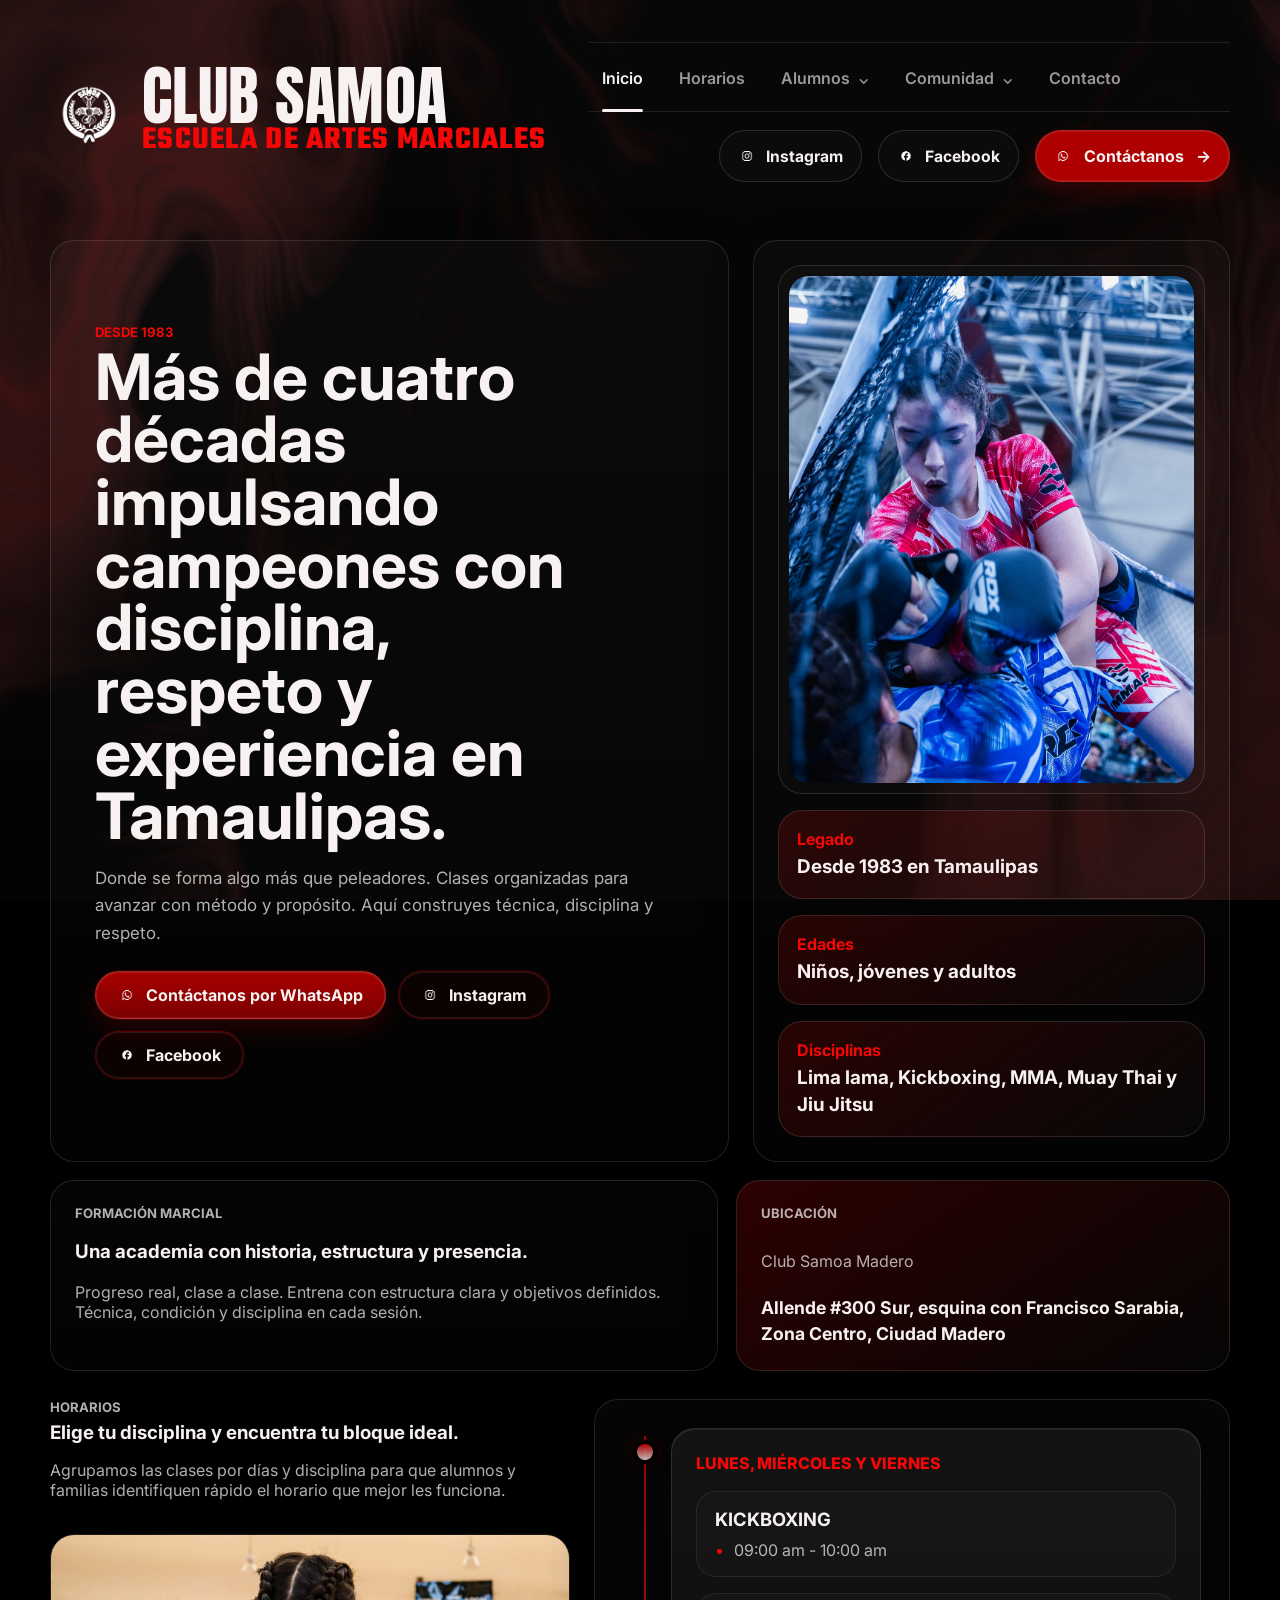
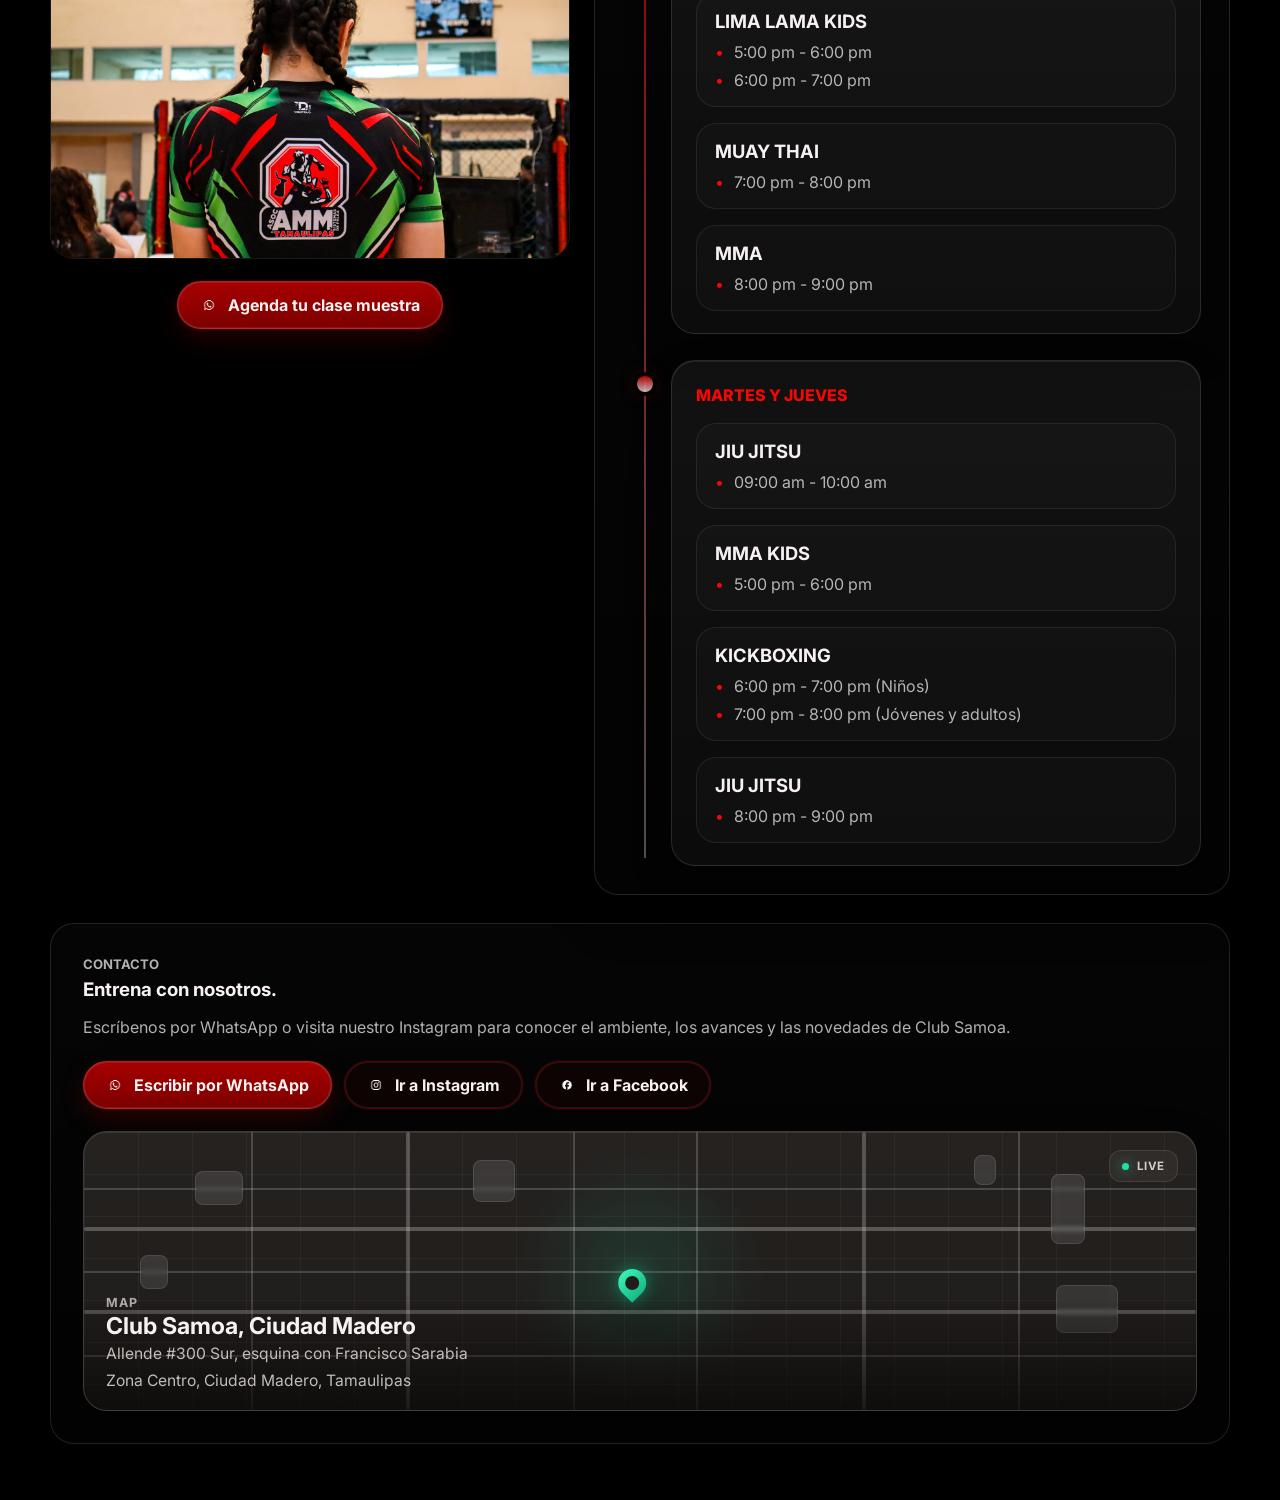
<file: index.html>
<!DOCTYPE html>
<html lang="es">
  <head>
    <meta charset="UTF-8" />
    <meta name="viewport" content="width=device-width, initial-scale=1.0" />
    <title>Club Samoa Escuela de Artes Marciales</title>
    <meta
      name="description"
      content="Horarios, disciplinas y contacto de Club Samoa Escuela de Artes Marciales."
    />
    <link rel="preconnect" href="https://fonts.googleapis.com" />
    <link rel="preconnect" href="https://fonts.gstatic.com" crossorigin />
    <link
      href="https://fonts.googleapis.com/css2?family=Anton&family=Inter:wght@400;500;600;700;800&family=Oswald:wght@600;700&family=Teko:wght@500;600;700&display=swap"
      rel="stylesheet"
    />
    <link rel="icon" type="image/png" href="./images/logo-black.png" />
    <link rel="apple-touch-icon" href="./images/logo-black.png" />
    <link rel="stylesheet" href="./styles.css" />
  </head>
  <body>
    <div class="page-shell">
      <header class="site-header">
        <div class="brand-lockup">
          <img class="brand-logo" src="./images/logo-white.png" alt="Logo de Club Samoa" />
          <div class="brand-wordmark">
            <h1 class="brand-title">CLUB SAMOA</h1>
            <p class="brand-subtitle">ESCUELA DE ARTES MARCIALES</p>
          </div>
        </div>
        <div class="header-right">
          <nav class="site-nav" aria-label="Principal">
            <a href="./index.html" aria-current="page">Inicio</a>
            <a href="#horarios">Horarios</a>
            <div class="nav-dropdown">
              <button
                class="nav-dropdown-toggle"
                type="button"
                aria-expanded="false"
                aria-controls="students-menu"
              >
                Alumnos <span class="dropdown-caret" aria-hidden="true">⌄</span>
              </button>
              <div class="nav-dropdown-menu" id="students-menu" hidden>
                <a href="./students.html">Portal de alumnos</a>
                <a href="./students.html#uniformes">Uniformes</a>
                <a href="./students.html#examenes">Exámenes</a>
              </div>
            </div>
            <div class="nav-dropdown">
              <button
                class="nav-dropdown-toggle"
                type="button"
                aria-expanded="false"
                aria-controls="community-menu"
              >
                Comunidad <span class="dropdown-caret" aria-hidden="true">⌄</span>
              </button>
              <div class="nav-dropdown-menu" id="community-menu" hidden>
                <a href="./community.html">Precios y torneos</a>
                <a href="./community.html#precios">Precios</a>
                <a href="./community.html#torneos">Torneos</a>
              </div>
            </div>
            <a href="#contacto">Contacto</a>
          </nav>
          <div class="header-actions">
            <a
              class="header-social"
              href="https://www.instagram.com/club.samoa/"
              target="_blank"
              rel="noreferrer"
              ><img class="social-icon" src="./icon-instagram.png" alt="" aria-hidden="true" />Instagram</a
            >
            <a
              class="header-social"
              href="https://www.facebook.com/profile.php?id=100064137453524&locale=es_LA"
              target="_blank"
              rel="noreferrer"
              ><img class="social-icon" src="./icon-facebook.png" alt="" aria-hidden="true" />Facebook</a
            >
            <a
              class="header-cta"
              href="https://wa.me/528333110858"
              target="_blank"
              rel="noreferrer"
              ><img class="social-icon" src="./icon-whatsapp.png" alt="" aria-hidden="true" />Contáctanos <span aria-hidden="true">→</span></a
            >
          </div>
        </div>
      </header>

      <main>
        <section class="hero">
          <div class="hero-copy">
            <p class="eyebrow">Desde 1983</p>
            <h2>Más de cuatro décadas impulsando campeones con disciplina, respeto y experiencia en Tamaulipas.</h2>
            <p class="hero-text">
              Donde se forma algo más que peleadores. Clases organizadas para
              avanzar con método y propósito. Aquí construyes técnica,
              disciplina y respeto.
            </p>
            <div class="hero-actions">
              <a class="button button-primary" href="https://wa.me/528333110858" target="_blank" rel="noreferrer"><img class="social-icon" src="./icon-whatsapp.png" alt="" aria-hidden="true" />Contáctanos por WhatsApp</a>
              <a
                class="button button-secondary"
                href="https://www.instagram.com/club.samoa/"
                target="_blank"
                rel="noreferrer"
                ><img class="social-icon" src="./icon-instagram.png" alt="" aria-hidden="true" />Instagram</a
              >
              <a
                class="button button-secondary"
                href="https://www.facebook.com/profile.php?id=100064137453524&locale=es_LA"
                target="_blank"
                rel="noreferrer"
                ><img class="social-icon" src="./icon-facebook.png" alt="" aria-hidden="true" />Facebook</a
              >
            </div>
          </div>
          <div class="hero-panel">
            <div class="hero-logo-wrap">
              <img class="hero-logo hero-photo" src="./images/valeria.jpg" alt="Valeria entrenando en Club Samoa" />
            </div>
            <div class="hero-stat">
              <span class="stat-label">Legado</span>
              <strong>Desde 1983 en Tamaulipas</strong>
            </div>
            <div class="hero-stat">
              <span class="stat-label">Edades</span>
              <strong>Niños, jóvenes y adultos</strong>
            </div>
            <div class="hero-stat">
              <span class="stat-label">Disciplinas</span>
              <strong>Lima lama, Kickboxing, MMA, Muay Thai y Jiu Jitsu</strong>
            </div>
          </div>
        </section>

        <section class="legacy-band" aria-label="Legado Club Samoa">
          <div class="legacy-copy">
            <p class="eyebrow">Formación marcial</p>
            <h3>Una academia con historia, estructura y presencia.</h3>
            <p>
              Progreso real, clase a clase. Entrena con estructura clara y
              objetivos definidos. Técnica, condición y disciplina en cada
              sesión.
            </p>
          </div>
          <div class="legacy-quote">
            <p class="eyebrow">Ubicación</p>
            <p>
              Club Samoa Madero
            </p>
            <strong>
              Allende #300 Sur, esquina con Francisco Sarabia, Zona Centro,
              Ciudad Madero
            </strong>
          </div>
        </section>

        <section class="section-grid" id="horarios">
          <div class="section-heading">
            <p class="eyebrow">Horarios</p>
            <h3>Elige tu disciplina y encuentra tu bloque ideal.</h3>
            <p>
              Agrupamos las clases por días y disciplina para que alumnos y
              familias identifiquen rápido el horario que mejor les funciona.
            </p>
            <img
              class="section-feature-image schedule-feature-image"
              src="./images/class.jpeg"
              alt="Clases en Club Samoa"
            />
            <div class="schedule-image-cta">
              <a
                class="button button-primary"
                href="https://wa.me/528333110858"
                target="_blank"
                rel="noreferrer"
                ><img class="social-icon" src="./icon-whatsapp.png" alt="" aria-hidden="true" />Agenda tu clase muestra</a
              >
            </div>
          </div>
          <div class="schedule-panel">
            <div class="schedule-timeline" aria-label="Horarios por grupo de días">
                <article class="schedule-event">
                  <div class="schedule-node" aria-hidden="true"></div>
                  <div class="schedule-card">
                    <p class="schedule-days">Lunes, Miércoles y Viernes</p>
                    <div class="schedule-groups">
                      <section class="schedule-group">
                        <h4>KICKBOXING</h4>
                        <ul>
                          <li>09:00 am - 10:00 am</li>
                        </ul>
                      </section>
                      <section class="schedule-group">
                        <h4>LIMA LAMA KIDS</h4>
                        <ul>
                          <li>5:00 pm - 6:00 pm</li>
                          <li>6:00 pm - 7:00 pm</li>
                        </ul>
                      </section>
                      <section class="schedule-group">
                        <h4>MUAY THAI</h4>
                        <ul>
                          <li>7:00 pm - 8:00 pm</li>
                        </ul>
                      </section>
                      <section class="schedule-group">
                        <h4>MMA</h4>
                        <ul>
                          <li>8:00 pm - 9:00 pm</li>
                        </ul>
                      </section>
                    </div>
                  </div>
                </article>
                <article class="schedule-event">
                  <div class="schedule-node" aria-hidden="true"></div>
                  <div class="schedule-card">
                    <p class="schedule-days">Martes y Jueves</p>
                    <div class="schedule-groups">
                      <section class="schedule-group">
                        <h4>JIU JITSU</h4>
                        <ul>
                          <li>09:00 am - 10:00 am</li>
                        </ul>
                      </section>
                      <section class="schedule-group">
                        <h4>MMA KIDS</h4>
                        <ul>
                          <li>5:00 pm - 6:00 pm</li>
                        </ul>
                      </section>
                      <section class="schedule-group">
                        <h4>KICKBOXING</h4>
                        <ul>
                          <li>6:00 pm - 7:00 pm (Niños)</li>
                          <li>7:00 pm - 8:00 pm (Jóvenes y adultos)</li>
                        </ul>
                      </section>
                      <section class="schedule-group">
                        <h4>JIU JITSU</h4>
                        <ul>
                          <li>8:00 pm - 9:00 pm</li>
                        </ul>
                      </section>
                    </div>
                  </div>
                </article>
            </div>
          </div>
        </section>

        <section class="contact-section" id="contacto">
          <div class="section-heading">
            <p class="eyebrow">Contacto</p>
            <h3>Entrena con nosotros.</h3>
            <p>
              Escríbenos por WhatsApp o visita nuestro Instagram para conocer el
              ambiente, los avances y las novedades de Club Samoa.
            </p>
          </div>
          <div class="contact-actions">
            <a
              class="button button-primary"
              id="whatsapp-link"
              href="https://wa.me/528333110858"
              target="_blank"
              rel="noreferrer"
              ><img class="social-icon" src="./icon-whatsapp.png" alt="" aria-hidden="true" />Escribir por WhatsApp</a
            >
            <a
              class="button button-secondary"
              href="https://www.instagram.com/club.samoa/"
              target="_blank"
              rel="noreferrer"
              ><img class="social-icon" src="./icon-instagram.png" alt="" aria-hidden="true" />Ir a Instagram</a
            >
            <a
              class="button button-secondary"
              href="https://www.facebook.com/profile.php?id=100064137453524&locale=es_LA"
              target="_blank"
              rel="noreferrer"
              ><img class="social-icon" src="./icon-facebook.png" alt="" aria-hidden="true" />Ir a Facebook</a
            >
          </div>
          <a
            class="contact-map"
            href="https://maps.app.goo.gl/XJic3zwHiYcTWni7A"
            target="_blank"
            rel="noreferrer"
            aria-label="Open Club Samoa map in Google Maps"
          >
            <span class="contact-map-grid" aria-hidden="true"></span>
            <span class="contact-map-road contact-map-road-horizontal road-main-top" aria-hidden="true"></span>
            <span class="contact-map-road contact-map-road-horizontal road-main-bottom" aria-hidden="true"></span>
            <span class="contact-map-road contact-map-road-vertical road-main-left" aria-hidden="true"></span>
            <span class="contact-map-road contact-map-road-vertical road-main-right" aria-hidden="true"></span>
            <span class="contact-map-road contact-map-road-horizontal road-small-top" aria-hidden="true"></span>
            <span class="contact-map-road contact-map-road-horizontal road-small-middle" aria-hidden="true"></span>
            <span class="contact-map-road contact-map-road-horizontal road-small-bottom" aria-hidden="true"></span>
            <span class="contact-map-road contact-map-road-vertical road-small-left" aria-hidden="true"></span>
            <span class="contact-map-road contact-map-road-vertical road-small-midleft" aria-hidden="true"></span>
            <span class="contact-map-road contact-map-road-vertical road-small-midright" aria-hidden="true"></span>
            <span class="contact-map-road contact-map-road-vertical road-small-right" aria-hidden="true"></span>

            <span class="contact-map-building building-one" aria-hidden="true"></span>
            <span class="contact-map-building building-two" aria-hidden="true"></span>
            <span class="contact-map-building building-three" aria-hidden="true"></span>
            <span class="contact-map-building building-four" aria-hidden="true"></span>
            <span class="contact-map-building building-five" aria-hidden="true"></span>
            <span class="contact-map-building building-six" aria-hidden="true"></span>

            <span class="contact-map-overlay" aria-hidden="true"></span>
            <span class="contact-map-badge">
              <span class="contact-map-badge-dot" aria-hidden="true"></span>
              LIVE
            </span>
            <span class="contact-map-pin" aria-hidden="true">
              <span class="contact-map-pin-center"></span>
            </span>

            <span class="contact-map-copy">
              <span class="contact-map-label">Map</span>
              <strong>Club Samoa, Ciudad Madero</strong>
              <span>Allende #300 Sur, esquina con Francisco Sarabia</span>
              <span>Zona Centro, Ciudad Madero, Tamaulipas</span>
            </span>
          </a>
        </section>
      </main>
    </div>

    <script src="./smoke-background.js"></script>
    <script src="./script.js"></script>
  </body>
  </html>
</file>
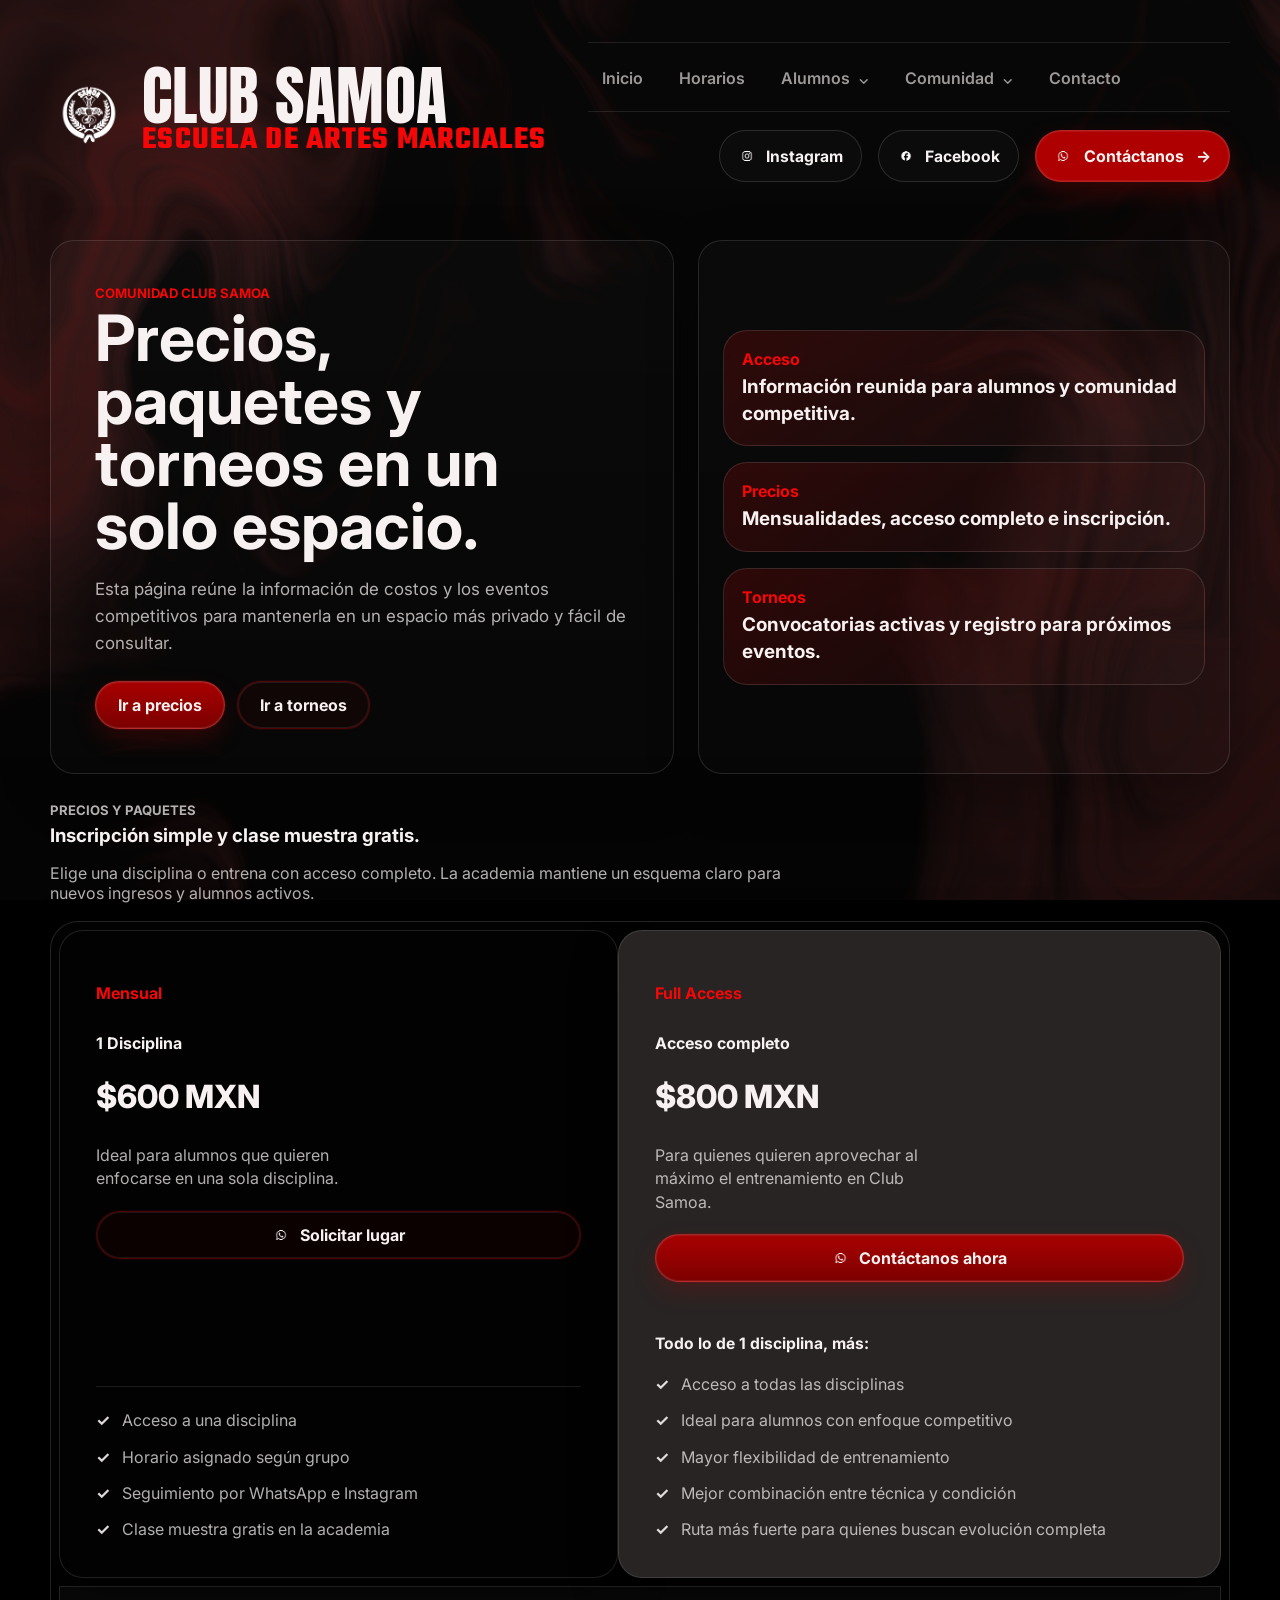
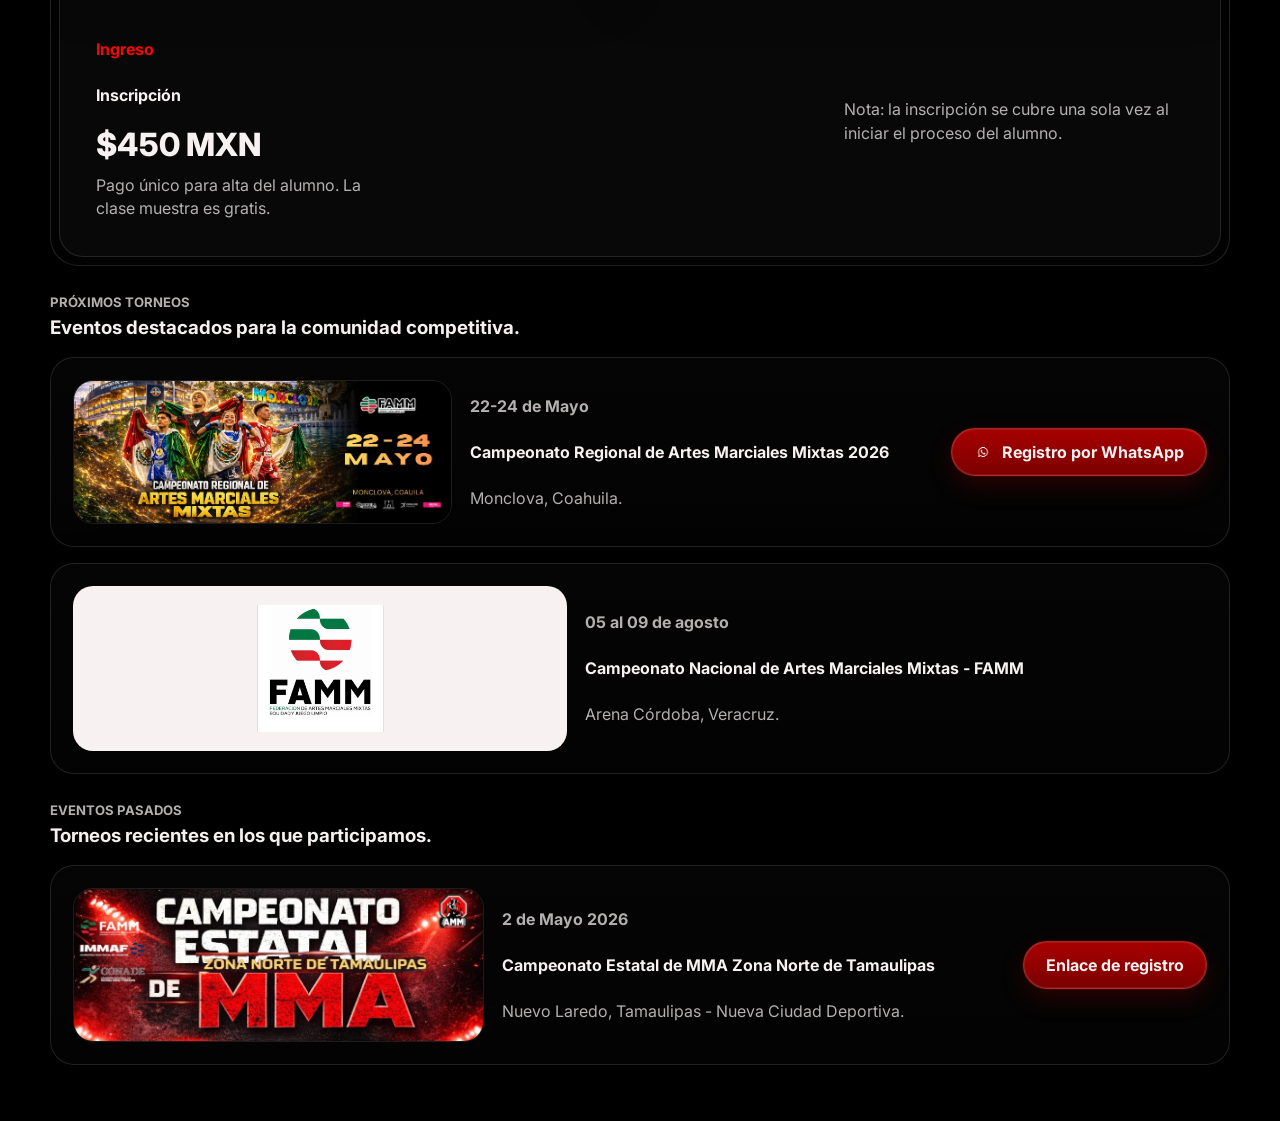
<file: community.html>
<!DOCTYPE html>
<html lang="es">
  <head>
    <meta charset="UTF-8" />
    <meta name="viewport" content="width=device-width, initial-scale=1.0" />
    <title>Club Samoa | Comunidad</title>
    <meta
      name="description"
      content="Precios, paquetes y torneos de Club Samoa para la comunidad de alumnos y competidores."
    />
    <link rel="preconnect" href="https://fonts.googleapis.com" />
    <link rel="preconnect" href="https://fonts.gstatic.com" crossorigin />
    <link
      href="https://fonts.googleapis.com/css2?family=Anton&family=Inter:wght@400;500;600;700;800&family=Oswald:wght@600;700&family=Teko:wght@500;600;700&display=swap"
      rel="stylesheet"
    />
    <link rel="icon" type="image/png" href="./images/logo-black.png" />
    <link rel="apple-touch-icon" href="./images/logo-black.png" />
    <link rel="stylesheet" href="./styles.css" />
  </head>
  <body>
    <div class="page-shell">
      <header class="site-header">
        <div class="brand-lockup">
          <img class="brand-logo" src="./images/logo-white.png" alt="Logo de Club Samoa" />
          <div class="brand-wordmark">
            <h1 class="brand-title">CLUB SAMOA</h1>
            <p class="brand-subtitle">ESCUELA DE ARTES MARCIALES</p>
          </div>
        </div>
        <div class="header-right">
          <nav class="site-nav" aria-label="Principal">
            <a href="./index.html">Inicio</a>
            <a href="./index.html#horarios">Horarios</a>
            <div class="nav-dropdown">
              <button
                class="nav-dropdown-toggle"
                type="button"
                aria-expanded="false"
                aria-controls="students-menu"
              >
                Alumnos <span class="dropdown-caret" aria-hidden="true">⌄</span>
              </button>
              <div class="nav-dropdown-menu" id="students-menu" hidden>
                <a href="./students.html">Portal de alumnos</a>
                <a href="./students.html#uniformes">Uniformes</a>
                <a href="./students.html#examenes">Exámenes</a>
              </div>
            </div>
            <div class="nav-dropdown">
              <button
                class="nav-dropdown-toggle"
                type="button"
                aria-expanded="false"
                aria-controls="community-menu"
              >
                Comunidad <span class="dropdown-caret" aria-hidden="true">⌄</span>
              </button>
              <div class="nav-dropdown-menu" id="community-menu" hidden>
                <a href="./community.html">Precios y torneos</a>
                <a href="./community.html#precios">Precios</a>
                <a href="./community.html#torneos">Torneos</a>
              </div>
            </div>
            <a href="./index.html#contacto">Contacto</a>
          </nav>
          <div class="header-actions">
            <a
              class="header-social"
              href="https://www.instagram.com/club.samoa/"
              target="_blank"
              rel="noreferrer"
              ><img class="social-icon" src="./icon-instagram.png" alt="" aria-hidden="true" />Instagram</a
            >
            <a
              class="header-social"
              href="https://www.facebook.com/profile.php?id=100064137453524&locale=es_LA"
              target="_blank"
              rel="noreferrer"
              ><img class="social-icon" src="./icon-facebook.png" alt="" aria-hidden="true" />Facebook</a
            >
            <a
              class="header-cta"
              href="https://wa.me/528333110858"
              target="_blank"
              rel="noreferrer"
              ><img class="social-icon" src="./icon-whatsapp.png" alt="" aria-hidden="true" />Contáctanos <span aria-hidden="true">→</span></a
            >
          </div>
        </div>
      </header>

      <main>
        <section class="hero hero-students">
          <div class="hero-copy">
            <p class="eyebrow">Comunidad Club Samoa</p>
            <h2>Precios, paquetes y torneos en un solo espacio.</h2>
            <p class="hero-text">
              Esta página reúne la información de costos y los eventos competitivos
              para mantenerla en un espacio más privado y fácil de consultar.
            </p>
            <div class="hero-actions">
              <a class="button button-primary button-text-only" href="#precios">Ir a precios</a>
              <a class="button button-secondary button-text-only" href="#torneos">Ir a torneos</a>
            </div>
          </div>
          <div class="hero-panel">
            <div class="hero-stat">
              <span class="stat-label">Acceso</span>
              <strong>Información reunida para alumnos y comunidad competitiva.</strong>
            </div>
            <div class="hero-stat">
              <span class="stat-label">Precios</span>
              <strong>Mensualidades, acceso completo e inscripción.</strong>
            </div>
            <div class="hero-stat">
              <span class="stat-label">Torneos</span>
              <strong>Convocatorias activas y registro para próximos eventos.</strong>
            </div>
          </div>
        </section>

        <section class="section-stack" id="precios">
          <div class="section-heading pricing-heading">
            <p class="eyebrow">Precios y Paquetes</p>
            <h3>Inscripción simple y clase muestra gratis.</h3>
            <p>
              Elige una disciplina o entrena con acceso completo. La academia
              mantiene un esquema claro para nuevos ingresos y alumnos activos.
            </p>
          </div>
          <div class="pricing-shell">
            <div class="pricing-grid pricing-grid-compare">
            <article class="pricing-card pricing-card-base">
              <div class="pricing-top">
              <p class="price-tag">Mensual</p>
              <h4>1 Disciplina</h4>
              <p class="price">$600 MXN</p>
              <p class="pricing-description">
                Ideal para alumnos que quieren enfocarse en una sola disciplina.
              </p>
              <a class="button button-secondary pricing-button" href="https://wa.me/528333110858" target="_blank" rel="noreferrer">
                <img class="social-icon" src="./icon-whatsapp.png" alt="" aria-hidden="true" />Solicitar lugar
              </a>
              </div>
              <ul>
                <li><span class="check-mark">✓</span> Acceso a una disciplina</li>
                <li><span class="check-mark">✓</span> Horario asignado según grupo</li>
                <li><span class="check-mark">✓</span> Seguimiento por WhatsApp e Instagram</li>
                <li><span class="check-mark">✓</span> Clase muestra gratis en la academia</li>
              </ul>
            </article>
            <article class="pricing-card pricing-card-highlight">
              <div class="pricing-top">
              <p class="price-tag">Full Access</p>
              <h4>Acceso completo</h4>
              <p class="price">$800 MXN</p>
              <p class="pricing-description">
                Para quienes quieren aprovechar al máximo el entrenamiento en Club Samoa.
              </p>
              <a class="button button-primary pricing-button" href="https://wa.me/528333110858" target="_blank" rel="noreferrer">
                <img class="social-icon" src="./icon-whatsapp.png" alt="" aria-hidden="true" />Contáctanos ahora
              </a>
              </div>
              <div class="pricing-plus">Todo lo de 1 disciplina, más:</div>
              <ul>
                <li><span class="check-mark">✓</span> Acceso a todas las disciplinas</li>
                <li><span class="check-mark">✓</span> Ideal para alumnos con enfoque competitivo</li>
                <li><span class="check-mark">✓</span> Mayor flexibilidad de entrenamiento</li>
                <li><span class="check-mark">✓</span> Mejor combinación entre técnica y condición</li>
                <li><span class="check-mark">✓</span> Ruta más fuerte para quienes buscan evolución completa</li>
              </ul>
            </article>
            </div>
            <article class="pricing-card pricing-card-footer">
              <div class="pricing-footer-copy">
                <p class="price-tag">Ingreso</p>
                <h4>Inscripción</h4>
                <p class="price">$450 MXN</p>
                <p class="pricing-description">
                  Pago único para alta del alumno. La clase muestra es gratis.
                </p>
              </div>
              <p class="pricing-note">
                Nota: la inscripción se cubre una sola vez al iniciar el proceso del alumno.
              </p>
            </article>
          </div>
        </section>

        <section class="section-stack" id="torneos">
          <div class="section-heading">
            <p class="eyebrow">Próximos torneos</p>
            <h3>Eventos destacados para la comunidad competitiva.</h3>
          </div>
          <div class="events-list">
            <article class="event-card featured-event-card">
              <img
                class="event-poster"
                src="./images/regional2026.jpg"
                alt="Poster del Campeonato Regional de Artes Marciales Mixtas 2026"
              />
              <div class="event-copy">
                <p class="event-date">22-24 de Mayo</p>
                <h4>Campeonato Regional de Artes Marciales Mixtas 2026</h4>
                <p>Monclova, Coahuila.</p>
              </div>
              <a
                class="button button-primary"
                href="https://wa.me/528333110858"
                target="_blank"
                rel="noreferrer"
              >
                <img class="social-icon" src="./icon-whatsapp.png" alt="" aria-hidden="true" />Registro por WhatsApp
              </a>
            </article>
            <article class="event-card featured-event-card">
              <img
                class="event-poster event-poster--logo"
                src="./images/famm%20logo.jpg"
                alt="Logo de la Federación de Artes Marciales Mixtas (FAMM)"
              />
              <div class="event-copy">
                <p class="event-date">05 al 09 de agosto</p>
                <h4>Campeonato Nacional de Artes Marciales Mixtas - FAMM</h4>
                <p>Arena Córdoba, Veracruz.</p>
              </div>
            </article>
          </div>
        </section>

        <section class="section-stack" id="eventos-pasados">
          <div class="section-heading">
            <p class="eyebrow">Eventos pasados</p>
            <h3>Torneos recientes en los que participamos.</h3>
          </div>
          <div class="events-list">
            <article class="event-card featured-event-card">
              <img
                class="event-poster"
                src="./images/estatal-znorte2026.jpeg"
                alt="Poster del Campeonato Estatal de MMA Zona Norte de Tamaulipas"
              />
              <div class="event-copy">
                <p class="event-date">2 de Mayo 2026</p>
                <h4>Campeonato Estatal de MMA Zona Norte de Tamaulipas</h4>
                <p>Nuevo Laredo, Tamaulipas - Nueva Ciudad Deportiva.</p>
              </div>
              <a
                class="button button-primary"
                href="https://famm.smoothcomp.com/en/event/31781"
                target="_blank"
                rel="noreferrer"
              >
                Enlace de registro
              </a>
            </article>
          </div>
        </section>
      </main>
    </div>

    <script src="./smoke-background.js"></script>
    <script src="./script.js"></script>
  </body>
</html>
</file>
<file: styles.css>
:root {
  --bg: #0c0907;
  --bg-soft: #17110f;
  --panel: #13100e;
  --line: rgba(247, 242, 241, 0.12);
  --text: #f7f2f1;
  --muted: rgba(247, 242, 241, 0.72);
  --brand: #f40706;
  --brand-deep: #a10405;
  --button-red: #ae0000;
  --button-red-deep: #7f0000;
  --surface: #f7f2f1;
  --surface-text: #0c0907;
  --shadow: 0 18px 50px rgba(0, 0, 0, 0.28);
}

* {
  box-sizing: border-box;
}

[hidden] {
  display: none !important;
}

html {
  scroll-behavior: smooth;
}

body {
  margin: 0;
  font-family: "Inter", sans-serif;
  min-height: 100vh;
  /* Solid fallback — sits behind #smoke-bg-canvas (z-index:-2) and
     ::before darkening overlay (z-index:-1). */
  background: #000000;
  color: var(--text);
  position: relative;
}

/* Animated WebGL smoke canvas, mounted by smoke-background.js */
#smoke-bg-canvas {
  position: fixed;
  inset: 0;
  width: 100%;
  height: 100%;
  z-index: -2;
  pointer-events: none;
  display: block;
}

/* Darkening overlay above the canvas so foreground text stays readable. */
body::before {
  content: "";
  position: fixed;
  inset: 0;
  z-index: -1;
  pointer-events: none;
  background: linear-gradient(180deg, rgba(0, 0, 0, 0.62), rgba(0, 0, 0, 0.78));
}

a {
  color: inherit;
  text-decoration: none;
}

button,
input,
select,
textarea {
  font: inherit;
}

.page-shell {
  width: min(1180px, calc(100% - 32px));
  margin: 0 auto;
  padding: 28px 0 56px;
}

.site-header {
  display: grid;
  grid-template-columns: auto minmax(0, 1fr);
  align-items: center;
  gap: 24px 42px;
  padding: 14px 0 30px;
}

.brand-lockup {
  display: flex;
  align-items: center;
  gap: 14px;
  flex-shrink: 0;
}

.header-right {
  min-width: 0;
  display: grid;
  gap: 18px;
  align-self: center;
}

.brand-logo {
  width: 78px;
  height: 78px;
  object-fit: contain;
  background: transparent;
  border: 0;
  border-radius: 0;
}

.hero-copy h2,
.section-page-title,
.section-heading h3,
.pricing-card h4,
.event-card h4 {
  margin: 0;
}

.section-page-title {
  font-size: clamp(2rem, 4vw, 3rem);
  line-height: 0.96;
  color: var(--surface);
  margin-bottom: 14px;
}

.brand-wordmark {
  display: grid;
  gap: 2px;
}

.brand-subtitle {
  margin: 0;
  color: var(--brand);
  font-family: "Teko", sans-serif;
  font-size: 2rem;
  font-weight: 700;
  line-height: 0.88;
  letter-spacing: 0.04em;
  text-transform: uppercase;
}

.brand-title {
  margin: 0;
  color: var(--surface);
  font-family: "Anton", "Oswald", sans-serif;
  font-size: 4rem;
  font-weight: 400;
  line-height: 0.86;
  letter-spacing: 0.005em;
  text-transform: uppercase;
}

.eyebrow {
  margin: 0 0 6px;
  text-transform: uppercase;
  letter-spacing: 0;
  font-size: 0.82rem;
  color: var(--brand);
  font-weight: 700;
}

.site-nav {
  position: relative;
  display: flex;
  gap: 8px;
  flex-wrap: wrap;
  color: rgba(247, 242, 241, 0.62);
  font-size: 1rem;
  font-weight: 600;
  justify-content: flex-start;
  align-self: start;
  padding: 16px 0 14px;
}

.site-nav::before,
.site-nav::after {
  content: "";
  position: absolute;
  left: 0;
  right: 0;
  height: 1px;
  background: rgba(247, 242, 241, 0.1);
}

.site-nav::before {
  top: 0;
}

.site-nav::after {
  bottom: 0;
}

.site-nav a {
  position: relative;
  padding: 10px 14px;
  border-radius: 14px;
  transition:
    color 180ms ease,
    background 180ms ease;
}

.site-nav a[aria-current="page"] {
  color: var(--surface);
}

.site-nav a[aria-current="page"]::after {
  content: "";
  position: absolute;
  left: 14px;
  right: 14px;
  bottom: -14px;
  height: 3px;
  border-radius: 999px;
  background: var(--surface);
}

.nav-dropdown {
  position: relative;
}

.nav-dropdown-toggle {
  border: 0;
  padding: 10px 14px;
  border-radius: 14px;
  background: transparent;
  color: inherit;
  display: inline-flex;
  align-items: center;
  gap: 8px;
  font: inherit;
  font-weight: inherit;
  cursor: pointer;
  transition:
    color 180ms ease,
    background 180ms ease;
}

.nav-dropdown-toggle:hover,
.nav-dropdown-toggle:focus-visible,
.nav-dropdown.is-open .nav-dropdown-toggle {
  color: var(--text);
  background: rgba(255, 255, 255, 0.04);
  outline: none;
}

.dropdown-caret {
  font-size: 0.9em;
  transition: transform 180ms ease;
}

.nav-dropdown.is-open .dropdown-caret {
  transform: rotate(180deg);
}

.nav-dropdown-menu {
  position: absolute;
  top: calc(100% + 10px);
  left: 0;
  min-width: 250px;
  padding: 12px;
  display: grid;
  gap: 6px;
  border: 1px solid rgba(247, 242, 241, 0.12);
  border-radius: 28px;
  background:
    linear-gradient(135deg, rgba(174, 0, 0, 0.95), rgba(127, 0, 0, 0.92));
  box-shadow:
    0 18px 40px rgba(0, 0, 0, 0.28),
    inset 0 1px 0 rgba(247, 242, 241, 0.1);
  z-index: 20;
}

.nav-dropdown-menu a {
  padding: 12px 16px;
  border-radius: 18px;
  color: var(--surface);
}

.nav-dropdown-menu a:hover,
.nav-dropdown-menu a:focus-visible {
  background: rgba(247, 242, 241, 0.1);
  outline: none;
}

.site-nav a:hover,
.site-nav a:focus-visible {
  color: var(--text);
  background: rgba(255, 255, 255, 0.04);
  outline: none;
}

.header-actions {
  display: flex;
  align-items: center;
  gap: 16px;
  flex-wrap: wrap;
  justify-content: flex-end;
  align-self: end;
}

.header-social {
  min-height: 52px;
  padding: 0 18px;
  display: inline-flex;
  align-items: center;
  justify-content: center;
  gap: 10px;
  border: 1px solid rgba(247, 242, 241, 0.14);
  border-radius: 999px;
  background: rgba(255, 255, 255, 0.02);
  color: var(--text);
  font-size: 0.98rem;
  font-weight: 700;
  transition:
    color 180ms ease,
    transform 180ms ease,
    background 180ms ease;
}

.header-social:hover,
.header-social:focus-visible {
  color: rgba(247, 242, 241, 0.88);
  transform: translateY(-1px);
  background: rgba(255, 255, 255, 0.04);
  outline: none;
}

.header-cta {
  min-height: 52px;
  padding: 0 18px;
  display: inline-flex;
  align-items: center;
  gap: 12px;
  border-radius: 999px;
  background: var(--button-red);
  color: var(--surface);
  border: 1px solid rgba(247, 242, 241, 0.14);
  box-shadow:
    inset 0 0 0 1px rgba(247, 242, 241, 0.08),
    0 10px 24px rgba(174, 0, 0, 0.28);
  font-size: 1rem;
  font-weight: 700;
  transition:
    transform 180ms ease,
    background 180ms ease,
    box-shadow 180ms ease;
}

.header-cta:hover,
.header-cta:focus-visible {
  transform: translateY(-1px);
  background: var(--button-red-deep);
  box-shadow:
    inset 0 0 0 1px rgba(247, 242, 241, 0.1),
    0 12px 28px rgba(174, 0, 0, 0.34);
  outline: none;
}

.social-icon {
  width: 18px;
  height: 18px;
  object-fit: contain;
  flex: 0 0 18px;
}

.hero,
.section-grid,
.section-stack,
.dual-layout,
.contact-section {
  margin-top: 28px;
}

.hero {
  display: grid;
  grid-template-columns: 1.35fr 0.95fr;
  gap: 24px;
  align-items: stretch;
}

.hero-students {
  grid-template-columns: 1.08fr 0.92fr;
}

.hero-copy,
.hero-panel,
.schedule-panel,
.pricing-card,
.data-form,
.event-card,
.social-card,
.contact-section {
  border: 1px solid var(--line);
  background: linear-gradient(180deg, rgba(255, 255, 255, 0.02), rgba(255, 255, 255, 0.01));
  box-shadow: var(--shadow);
  border-radius: 24px;
}

.hero-copy {
  padding: 44px;
  min-height: 440px;
  display: flex;
  flex-direction: column;
  justify-content: center;
}

.hero-copy h2 {
  font-size: clamp(2.6rem, 5vw, 4.6rem);
  line-height: 0.98;
  max-width: 12ch;
}

.hero-text,
.section-heading p,
.social-copy,
.event-card p,
.contact-note,
.hero-kicker,
.legacy-band p {
  color: var(--muted);
}

.hero-text {
  font-size: 1.06rem;
  line-height: 1.6;
  max-width: 56ch;
  margin: 18px 0 0;
}

.hero-kicker {
  margin: 18px 0 0;
  max-width: 52ch;
  line-height: 1.6;
}

.hero-actions,
.contact-actions {
  display: flex;
  gap: 12px;
  flex-wrap: wrap;
  margin-top: 24px;
}

.button-text-only {
  justify-content: center;
  text-align: center;
}

.button {
  --button-bg: rgba(244, 7, 6, 0.08);
  --button-text: var(--surface);
  --button-border: rgba(244, 7, 6, 0.36);
  --button-hover-border: rgba(247, 242, 241, 0.92);
  min-height: 48px;
  padding: 12px 22px;
  display: inline-flex;
  align-items: center;
  justify-content: center;
  position: relative;
  overflow: hidden;
  isolation: isolate;
  border: 1px solid var(--button-border);
  border-radius: 999px;
  font-weight: 700;
  gap: 10px;
  color: var(--button-text);
  background: var(--button-bg);
  box-shadow:
    inset 0 0 0 1px rgba(247, 242, 241, 0.08),
    0 0 0 1px rgba(244, 7, 6, 0.08);
  transition:
    border-color 220ms ease,
    box-shadow 220ms ease,
    background 220ms ease,
    transform 220ms ease;
}

.button::before {
  content: "";
  position: absolute;
  inset: -30%;
  width: 38%;
  background: linear-gradient(
    90deg,
    rgba(247, 242, 241, 0),
    rgba(247, 242, 241, 0.92),
    rgba(247, 242, 241, 0)
  );
  opacity: 0;
  transform: translateX(-220%) skewX(-24deg);
  transition:
    transform 620ms ease,
    opacity 220ms ease;
  pointer-events: none;
  z-index: 0;
}

.button::after {
  content: "";
  position: absolute;
  left: 12%;
  right: 12%;
  bottom: -1px;
  height: 1px;
  background: linear-gradient(
    90deg,
    rgba(247, 242, 241, 0),
    rgba(247, 242, 241, 0.92),
    rgba(247, 242, 241, 0)
  );
  opacity: 0.42;
  transition:
    opacity 220ms ease,
    left 220ms ease,
    right 220ms ease;
  pointer-events: none;
}

.button > * {
  position: relative;
  z-index: 1;
}

.button-primary {
  --button-bg: linear-gradient(180deg, rgba(174, 0, 0, 0.96), rgba(127, 0, 0, 0.98));
  --button-border: rgba(247, 242, 241, 0.18);
  --button-hover-border: rgba(247, 242, 241, 0.96);
  box-shadow:
    inset 0 0 0 1px rgba(247, 242, 241, 0.08),
    0 0 0 1px rgba(174, 0, 0, 0.2),
    0 10px 24px rgba(174, 0, 0, 0.22);
}

.button-primary:hover,
.button-primary:focus-visible {
  transform: translateY(-1px);
}

.button-secondary {
  --button-bg: rgba(244, 7, 6, 0.04);
  --button-border: rgba(244, 7, 6, 0.28);
  --button-hover-border: rgba(247, 242, 241, 0.88);
}

.button:hover,
.button:focus-visible {
  border-color: var(--button-hover-border);
  box-shadow:
    inset 0 0 0 1px rgba(247, 242, 241, 0.12),
    0 0 18px rgba(247, 242, 241, 0.14),
    0 0 30px rgba(244, 7, 6, 0.16);
  outline: none;
}

.button:hover::before,
.button:focus-visible::before {
  opacity: 1;
  transform: translateX(260%) skewX(-24deg);
}

.button:hover::after,
.button:focus-visible::after {
  opacity: 1;
  left: 9%;
  right: 9%;
}

.button-secondary:hover,
.button-secondary:focus-visible {
  background: rgba(244, 7, 6, 0.08);
}

.hero-panel {
  padding: 24px;
  display: grid;
  gap: 16px;
  align-content: center;
}

.hero-registration {
  padding: 20px 18px 18px;
  border: 1px solid rgba(247, 242, 241, 0.12);
  border-radius: 24px;
  background:
    linear-gradient(180deg, rgba(255, 255, 255, 0.035), rgba(255, 255, 255, 0.015)),
    rgba(255, 255, 255, 0.02);
  box-shadow:
    inset 0 1px 0 rgba(247, 242, 241, 0.06),
    0 14px 30px rgba(0, 0, 0, 0.2);
}

.hero-registration-copy,
.hero-registration-note {
  margin: 0;
}

.hero-registration-copy {
  color: var(--surface);
  font-size: 0.98rem;
  font-weight: 700;
  line-height: 1.45;
}

.hero-registration-button {
  width: fit-content;
  min-width: 260px;
  margin-top: 14px;
  margin-left: auto;
  margin-right: auto;
}

.hero-registration-note {
  margin-top: 10px;
  color: rgba(247, 242, 241, 0.58);
  font-size: 0.76rem;
  line-height: 1.45;
  text-align: center;
}

.hero-logo-wrap {
  display: grid;
  place-items: center;
  padding: 10px;
  border: 1px solid var(--line);
  background: rgba(255, 255, 255, 0.02);
  border-radius: 24px;
}

.hero-logo {
  width: min(100%, 280px);
  aspect-ratio: 1;
  object-fit: contain;
  background: transparent;
  padding: 0;
}

.hero-photo {
  width: 100%;
  height: min(100%, 520px);
  aspect-ratio: 4 / 5;
  object-fit: cover;
  border-radius: 20px;
}

.hero-stat {
  padding: 18px;
  border: 1px solid var(--line);
  background:
    linear-gradient(145deg, rgba(244, 7, 6, 0.16), rgba(255, 255, 255, 0.02));
  border-radius: 24px;
}

.hero-stat strong {
  display: block;
  font-size: 1.18rem;
  margin-top: 4px;
  line-height: 1.45;
}

.stat-label,
.price-tag,
.event-date {
  color: var(--brand);
  font-weight: 700;
}

.social-strip {
  display: grid;
  grid-template-columns: repeat(3, minmax(0, 1fr));
  gap: 18px;
  margin-top: 18px;
}

.social-card {
  padding: 20px;
  display: grid;
  gap: 8px;
}

.social-label {
  color: var(--muted);
  font-size: 0.92rem;
}

.social-card-action {
  margin-top: 6px;
  display: inline-flex;
  align-items: center;
  gap: 10px;
  color: var(--text);
  font-weight: 700;
}

.legacy-band {
  display: grid;
  grid-template-columns: 1.15fr 0.85fr;
  gap: 18px;
  margin-top: 18px;
}

.legacy-copy,
.legacy-quote {
  border: 1px solid var(--line);
  background: linear-gradient(180deg, rgba(255, 255, 255, 0.02), rgba(255, 255, 255, 0.01));
  box-shadow: var(--shadow);
  padding: 24px;
  border-radius: 24px;
}

.legacy-quote {
  display: grid;
  align-content: center;
  gap: 8px;
  background: linear-gradient(145deg, rgba(244, 7, 6, 0.18), rgba(255, 255, 255, 0.02));
}

.legacy-quote strong {
  font-size: 1.1rem;
  line-height: 1.45;
}

.section-grid,
.dual-layout {
  display: grid;
  grid-template-columns: 0.9fr 1.1fr;
  gap: 24px;
  align-items: start;
}

.dual-layout.reverse {
  grid-template-columns: 1.1fr 0.9fr;
}

.student-section {
  grid-template-columns: 0.9fr 1.1fr;
}

.section-feature-image {
  width: 100%;
  aspect-ratio: 16 / 10;
  object-fit: cover;
  border-radius: 24px;
  margin-bottom: 18px;
  border: 1px solid rgba(247, 242, 241, 0.1);
  box-shadow:
    0 18px 36px rgba(0, 0, 0, 0.2),
    inset 0 1px 0 rgba(247, 242, 241, 0.06);
}

.section-stack .section-heading {
  margin-bottom: 18px;
}

.schedule-panel {
  overflow: hidden;
  border-radius: 24px;
  padding: 28px 28px 28px 42px;
  position: relative;
}

.schedule-feature-image {
  margin-top: 18px;
}

.schedule-image-cta {
  display: flex;
  justify-content: center;
}

.schedule-timeline {
  position: relative;
  display: grid;
  gap: 26px;
}

.schedule-timeline::before {
  content: "";
  position: absolute;
  left: 7px;
  top: 8px;
  bottom: 8px;
  width: 2px;
  background: linear-gradient(180deg, rgba(174, 0, 0, 0.9), rgba(247, 242, 241, 0.32));
}

.schedule-event {
  position: relative;
  display: flex;
  gap: 18px;
  align-items: flex-start;
}

.schedule-node {
  position: relative;
  z-index: 1;
  width: 16px;
  height: 16px;
  margin-top: 16px;
  border-radius: 999px;
  background: linear-gradient(180deg, rgba(174, 0, 0, 1), rgba(247, 242, 241, 0.75));
  box-shadow:
    0 0 0 4px rgba(0, 0, 0, 0.86),
    0 0 18px rgba(174, 0, 0, 0.4);
  flex: 0 0 16px;
}

.schedule-card {
  flex: 1;
  padding: 24px 24px 22px;
  border: 1px solid rgba(247, 242, 241, 0.12);
  border-radius: 24px;
  background:
    linear-gradient(180deg, rgba(255, 255, 255, 0.04), rgba(255, 255, 255, 0.015)),
    rgba(255, 255, 255, 0.02);
  box-shadow:
    0 18px 40px rgba(0, 0, 0, 0.24),
    inset 0 1px 0 rgba(247, 242, 241, 0.08);
}

.schedule-days {
  margin: 0 0 18px;
  color: var(--brand);
  font-size: 1rem;
  font-weight: 800;
  text-transform: uppercase;
}

.schedule-groups {
  display: grid;
  gap: 16px;
}

.schedule-group {
  padding: 16px 18px;
  border: 1px solid rgba(247, 242, 241, 0.08);
  border-radius: 20px;
  background: rgba(255, 255, 255, 0.02);
}

.schedule-group h4 {
  margin: 0 0 10px;
  font-size: 1.15rem;
  font-weight: 700;
  color: var(--surface);
}

.schedule-group ul {
  margin: 0;
  padding: 0;
  list-style: none;
  display: grid;
  gap: 8px;
  color: var(--muted);
}

.schedule-group li::before {
  content: "•";
  color: var(--brand);
  margin-right: 10px;
}

.pricing-heading {
  max-width: 760px;
}

.pricing-shell {
  border: 1px solid rgba(247, 242, 241, 0.14);
  border-radius: 28px;
  padding: 8px;
  background: rgba(255, 255, 255, 0.01);
  box-shadow: var(--shadow);
}

.pricing-grid {
  display: grid;
  grid-template-columns: repeat(3, minmax(0, 1fr));
  gap: 18px;
}

.pricing-grid-compare {
  grid-template-columns: minmax(0, 1fr) minmax(0, 1.08fr);
  gap: 0;
}

.pricing-card {
  padding: 36px;
}

.pricing-card-base,
.pricing-card-highlight,
.pricing-card-footer {
  min-height: 100%;
  display: flex;
  flex-direction: column;
  justify-content: space-between;
}

.pricing-card-base {
  background: #020202;
  border-radius: 24px;
}

.pricing-card-highlight {
  background: #272423;
  border-radius: 24px;
}

.pricing-card-footer {
  margin-top: 8px;
  border-radius: 0 0 24px 24px;
  background: #080808;
  flex-direction: row;
  align-items: center;
  gap: 18px;
}

.pricing-top {
  display: grid;
  gap: 14px;
}

.pricing-description {
  margin: 0;
  color: var(--muted);
  font-size: 1rem;
  line-height: 1.45;
  max-width: 30ch;
}

.pricing-button {
  width: 100%;
  margin-top: 6px;
}

.pricing-plus {
  margin-top: 52px;
  font-size: 0.98rem;
  font-weight: 700;
}

.price {
  font-size: 2rem;
  font-weight: 800;
  margin: 10px 0 14px;
}

.pricing-card ul {
  list-style: none;
  margin: 0;
  padding: 0;
  color: var(--muted);
  display: grid;
  gap: 14px;
}

.pricing-card-base ul {
  border-top: 1px solid rgba(247, 242, 241, 0.1);
  padding-top: 22px;
  margin-top: auto;
}

.pricing-card-highlight ul {
  margin-top: 20px;
}

.pricing-card li {
  display: flex;
  align-items: center;
  gap: 12px;
  font-size: 1rem;
  line-height: 1.4;
}

.check-mark {
  color: var(--surface);
  opacity: 0.9;
  font-weight: 700;
}

.pricing-footer-copy {
  display: grid;
  gap: 10px;
  flex: 1;
}

.pricing-card-footer .price {
  margin-bottom: 0;
}

.pricing-note {
  margin: 0;
  max-width: 34ch;
  color: var(--muted);
  font-size: 1rem;
  line-height: 1.5;
}

.data-form {
  display: grid;
  gap: 18px;
  padding: 28px;
  border: 1px solid rgba(244, 7, 6, 0.18);
  background:
    linear-gradient(180deg, rgba(244, 7, 6, 0.1), rgba(255, 255, 255, 0.02)),
    rgba(18, 6, 7, 0.76);
  backdrop-filter: blur(18px) saturate(125%);
  -webkit-backdrop-filter: blur(18px) saturate(125%);
  box-shadow:
    inset 0 1px 0 rgba(247, 242, 241, 0.08),
    0 20px 48px rgba(0, 0, 0, 0.28),
    0 0 0 1px rgba(244, 7, 6, 0.06);
  border-radius: 24px;
}

.form-field {
  display: grid;
  gap: 9px;
}

.field-label {
  display: inline-flex;
  align-items: center;
  gap: 8px;
  font-size: 1.05rem;
  font-weight: 700;
  color: var(--text);
}

.required-mark {
  color: rgba(247, 242, 241, 0.88);
}

.field-note {
  color: rgba(247, 242, 241, 0.62);
  font-size: 0.86rem;
  line-height: 1.4;
}

.data-form input,
.data-form select,
.data-form textarea {
  width: 100%;
  min-height: 60px;
  padding: 16px 18px;
  border: 1px solid rgba(247, 242, 241, 0.18);
  border-radius: 22px;
  background:
    linear-gradient(180deg, rgba(244, 7, 6, 0.1), rgba(255, 255, 255, 0.03)),
    rgba(255, 255, 255, 0.035);
  color: var(--text);
  box-shadow:
    inset 0 1px 0 rgba(247, 242, 241, 0.07),
    0 10px 24px rgba(0, 0, 0, 0.18);
  transition:
    border-color 180ms ease,
    box-shadow 180ms ease,
    background 180ms ease,
    transform 180ms ease;
  resize: vertical;
}

.data-form input[type="checkbox"] {
  width: 22px;
  min-height: 22px;
  height: 22px;
  margin: 0;
  padding: 0;
  border-radius: 6px;
  accent-color: var(--brand);
  box-shadow: none;
}

.checkbox-list {
  display: grid;
  gap: 14px;
  padding: 16px 18px;
  border: 1px solid rgba(247, 242, 241, 0.18);
  border-radius: 22px;
  background:
    linear-gradient(180deg, rgba(244, 7, 6, 0.1), rgba(255, 255, 255, 0.03)),
    rgba(255, 255, 255, 0.035);
  box-shadow:
    inset 0 1px 0 rgba(247, 242, 241, 0.07),
    0 10px 24px rgba(0, 0, 0, 0.18);
}

.checkbox-option {
  display: grid;
  grid-template-columns: 22px 1fr;
  align-items: center;
  gap: 12px;
  color: var(--text);
  font-weight: 650;
  line-height: 1.35;
}

.data-form textarea {
  min-height: 138px;
}

.data-form input::placeholder,
.data-form textarea::placeholder {
  color: rgba(247, 242, 241, 0.46);
}

.data-form input:focus,
.data-form select:focus,
.data-form textarea:focus {
  outline: none;
  border-color: rgba(247, 242, 241, 0.34);
  background:
    linear-gradient(180deg, rgba(244, 7, 6, 0.16), rgba(255, 255, 255, 0.04)),
    rgba(255, 255, 255, 0.05);
  box-shadow:
    inset 0 1px 0 rgba(247, 242, 241, 0.09),
    0 0 0 1px rgba(244, 7, 6, 0.2),
    0 0 22px rgba(244, 7, 6, 0.12);
  transform: translateY(-1px);
}

.data-form button {
  margin-top: 4px;
}

.data-form button:disabled {
  cursor: wait;
  opacity: 0.68;
  transform: none;
}

.form-status {
  min-height: 1.35em;
  margin: 0;
  color: rgba(247, 242, 241, 0.68);
  font-size: 0.92rem;
  font-weight: 700;
  line-height: 1.45;
}

.form-status.is-success {
  color: #b7f5d2;
}

.form-status.is-error {
  color: #ffd4d4;
}

.request-confirmation {
  display: grid;
  align-content: center;
  gap: 18px;
  min-height: 520px;
  padding: 34px;
  border: 1px solid rgba(244, 7, 6, 0.2);
  border-radius: 24px;
  background:
    linear-gradient(180deg, rgba(244, 7, 6, 0.16), rgba(255, 255, 255, 0.03)),
    rgba(18, 6, 7, 0.8);
  box-shadow:
    inset 0 1px 0 rgba(247, 242, 241, 0.08),
    0 20px 48px rgba(0, 0, 0, 0.28),
    0 0 0 1px rgba(244, 7, 6, 0.06);
}

.request-confirmation[hidden] {
  display: none;
}

.request-confirmation h2 {
  margin: 0;
  max-width: 12ch;
  color: var(--text);
  font-family: "Oswald", sans-serif;
  font-size: clamp(2.1rem, 5vw, 4.4rem);
  line-height: 0.95;
  text-transform: uppercase;
}

.request-confirmation p {
  margin: 0;
  max-width: 34ch;
  color: rgba(247, 242, 241, 0.78);
  font-size: 1.08rem;
  line-height: 1.5;
}

.request-confirmation-id {
  display: block;
  overflow-wrap: anywhere;
  color: var(--text);
  font-family: "Oswald", sans-serif;
  font-size: clamp(1.35rem, 3vw, 2.2rem);
  line-height: 1.1;
}

.request-confirmation span {
  color: rgba(247, 242, 241, 0.55);
  font-size: 0.9rem;
  font-weight: 700;
}

.request-confirmation .button {
  justify-self: start;
}

.events-list {
  display: grid;
  gap: 16px;
}

.event-card {
  padding: 22px;
  display: flex;
  align-items: center;
  justify-content: space-between;
  gap: 18px;
}

.featured-event-card {
  display: grid;
  grid-template-columns: minmax(240px, 0.9fr) minmax(0, 1.1fr) auto;
  align-items: center;
}

.event-poster {
  width: 100%;
  height: 100%;
  max-height: 280px;
  object-fit: cover;
  object-position: center top;
  border-radius: 20px;
  border: 1px solid rgba(247, 242, 241, 0.1);
}

.event-poster--logo {
  object-fit: contain;
  object-position: center;
  aspect-ratio: 3 / 1;
  background: var(--surface);
  padding: 18px;
}

.event-copy {
  display: grid;
  gap: 10px;
}

.contact-section {
  padding: 32px;
}

.contact-map {
  position: relative;
  display: block;
  margin-top: 22px;
  min-height: 280px;
  overflow: hidden;
  border-radius: 24px;
  border: 1px solid rgba(247, 242, 241, 0.12);
  background:
    radial-gradient(circle at 50% 52%, rgba(31, 224, 162, 0.14), rgba(31, 224, 162, 0) 22%),
    linear-gradient(180deg, rgba(255, 255, 255, 0.03), rgba(255, 255, 255, 0.015)),
    #201d1b;
  box-shadow:
    0 18px 40px rgba(0, 0, 0, 0.26),
    inset 0 1px 0 rgba(247, 242, 241, 0.06);
  transform-origin: center;
  transition:
    transform 260ms ease,
    border-color 260ms ease,
    box-shadow 260ms ease;
}

.contact-map:hover,
.contact-map:focus-visible {
  transform: translateY(-2px);
  border-color: rgba(31, 224, 162, 0.28);
  box-shadow:
    0 22px 48px rgba(0, 0, 0, 0.3),
    inset 0 1px 0 rgba(247, 242, 241, 0.08);
}

.contact-map:focus-visible {
  outline: 2px solid rgba(31, 224, 162, 0.48);
  outline-offset: 3px;
}

.contact-map-grid,
.contact-map-overlay,
.contact-map-road,
.contact-map-building,
.contact-map-badge,
.contact-map-pin,
.contact-map-copy {
  position: absolute;
}

.contact-map-grid {
  inset: 0;
  background-image:
    linear-gradient(rgba(247, 242, 241, 0.09) 1px, transparent 1px),
    linear-gradient(90deg, rgba(247, 242, 241, 0.09) 1px, transparent 1px);
  background-size: 54px 42px;
  opacity: 0.55;
}

.contact-map-road {
  background: rgba(247, 242, 241, 0.2);
  border-radius: 999px;
}

.contact-map-road-horizontal {
  left: 0;
  right: 0;
  height: 2px;
}

.contact-map-road-vertical {
  top: 0;
  bottom: 0;
  width: 2px;
}

.road-main-top {
  top: 34%;
  height: 4px;
  background: rgba(247, 242, 241, 0.28);
}

.road-main-bottom {
  top: 64%;
  height: 4px;
  background: rgba(247, 242, 241, 0.28);
}

.road-main-left {
  left: 29%;
  width: 4px;
  background: rgba(247, 242, 241, 0.25);
}

.road-main-right {
  left: 70%;
  width: 4px;
  background: rgba(247, 242, 241, 0.25);
}

.road-small-top {
  top: 20%;
}

.road-small-middle {
  top: 50%;
}

.road-small-bottom {
  top: 80%;
}

.road-small-left {
  left: 15%;
}

.road-small-midleft {
  left: 44%;
}

.road-small-midright {
  left: 55%;
}

.road-small-right {
  left: 84%;
}

.contact-map-building {
  border: 1px solid rgba(247, 242, 241, 0.12);
  border-radius: 8px;
  background: rgba(247, 242, 241, 0.12);
  backdrop-filter: blur(2px);
}

.building-one {
  top: 14%;
  left: 10%;
  width: 48px;
  height: 34px;
}

.building-two {
  top: 10%;
  left: 35%;
  width: 42px;
  height: 42px;
}

.building-three {
  top: 15%;
  right: 10%;
  width: 34px;
  height: 70px;
}

.building-four {
  top: 55%;
  right: 7%;
  width: 62px;
  height: 48px;
}

.building-five {
  top: 44%;
  left: 5%;
  width: 28px;
  height: 34px;
}

.building-six {
  top: 8%;
  right: 18%;
  width: 22px;
  height: 30px;
}

.contact-map-overlay {
  inset: 0;
  background:
    linear-gradient(180deg, rgba(0, 0, 0, 0.04), rgba(0, 0, 0, 0.12)),
    linear-gradient(0deg, rgba(12, 9, 7, 0.75), rgba(12, 9, 7, 0) 42%);
}

.contact-map-badge {
  top: 18px;
  right: 18px;
  display: inline-flex;
  align-items: center;
  gap: 8px;
  padding: 8px 12px;
  border-radius: 12px;
  border: 1px solid rgba(247, 242, 241, 0.1);
  background: rgba(52, 48, 46, 0.75);
  color: rgba(247, 242, 241, 0.82);
  font-size: 0.72rem;
  font-weight: 700;
  letter-spacing: 0.05em;
}

.contact-map-badge-dot {
  width: 7px;
  height: 7px;
  border-radius: 999px;
  background: #1fe0a2;
  box-shadow: 0 0 12px rgba(31, 224, 162, 0.72);
}

.contact-map-pin {
  top: 50%;
  left: 50%;
  width: 28px;
  height: 28px;
  transform: translate(-50%, -60%);
  border-radius: 999px 999px 999px 0;
  background: linear-gradient(180deg, #3af0b4, #14ba88);
  rotate: -45deg;
  box-shadow:
    0 0 18px rgba(31, 224, 162, 0.5),
    0 10px 30px rgba(12, 9, 7, 0.4);
}

.contact-map-pin-center {
  position: absolute;
  inset: 7px;
  border-radius: 999px;
  background: #201d1b;
}

.contact-map-copy {
  left: 22px;
  right: 22px;
  bottom: 18px;
  display: grid;
  gap: 4px;
  z-index: 1;
}

.contact-map-label {
  color: rgba(247, 242, 241, 0.66);
  font-size: 0.78rem;
  font-weight: 700;
  letter-spacing: 0.08em;
  text-transform: uppercase;
}

.contact-map-copy strong {
  font-size: 1.45rem;
  line-height: 1.05;
  color: var(--surface);
}

.contact-map-copy span:not(.contact-map-label) {
  color: rgba(247, 242, 241, 0.76);
  font-size: 0.98rem;
  line-height: 1.45;
}

@media (max-width: 980px) {
  .site-header,
  .hero,
  .legacy-band,
  .section-grid,
  .dual-layout,
  .dual-layout.reverse,
  .pricing-grid,
  .social-strip,
  .event-card {
    grid-template-columns: 1fr;
    flex-direction: column;
  }

  .site-header {
    grid-template-columns: 1fr;
    align-items: flex-start;
  }

  .pricing-grid-compare {
    gap: 8px;
  }

  .pricing-card-base,
  .pricing-card-highlight,
  .pricing-card-footer {
    border-radius: 24px;
  }

  .pricing-card-footer {
    flex-direction: column;
    align-items: stretch;
  }

  .header-right {
    gap: 14px;
  }

  .header-actions {
    width: 100%;
    justify-content: flex-start;
    flex-wrap: wrap;
  }

  .nav-dropdown-menu {
    position: static;
    margin-top: 8px;
    min-width: 100%;
  }

  .hero-copy {
    min-height: auto;
    padding: 30px;
  }
}

@media (max-width: 640px) {
  .page-shell {
    width: min(100% - 24px, 1180px);
    padding-top: 18px;
  }

  .site-nav {
    gap: 6px;
    padding: 14px 0 12px;
  }

  .site-nav a {
    padding: 8px 12px;
    font-size: 0.95rem;
  }

  .brand-logo {
    width: 64px;
    height: 64px;
  }

  .brand-subtitle {
    font-size: 1.2rem;
  }

  .brand-title {
    font-size: 2.4rem;
  }

  .header-social {
    min-height: 48px;
    padding: 0 16px;
    font-size: 0.92rem;
  }

  .header-cta {
    min-height: 52px;
    padding: 0 20px;
  }

  .social-icon {
    width: 16px;
    height: 16px;
    flex-basis: 16px;
  }

  .hero-copy h2 {
    max-width: 100%;
  }

  .schedule-panel {
    padding: 22px 18px 22px 26px;
  }

  .schedule-card {
    padding: 20px 18px;
  }

  .schedule-group {
    padding: 14px 16px;
  }

  .contact-section,
  .data-form,
  .pricing-card,
  .social-card {
    padding: 18px;
  }

  .contact-map {
    min-height: 240px;
  }

  .contact-map-copy {
    left: 18px;
    right: 18px;
    bottom: 16px;
  }

  .contact-map-copy strong {
    font-size: 1.18rem;
  }

  .contact-map-copy span:not(.contact-map-label) {
    font-size: 0.9rem;
  }

  .contact-map-badge {
    top: 14px;
    right: 14px;
    padding: 7px 10px;
  }

  .featured-event-card {
    grid-template-columns: 1fr;
  }

  .event-card {
    align-items: stretch;
  }

  .event-poster {
    height: auto;
    max-height: none;
    aspect-ratio: auto;
    object-fit: contain;
    background: transparent;
    padding: 0;
    display: block;
  }

  .event-card .button {
    width: 100%;
    justify-content: center;
  }
}
</file>
